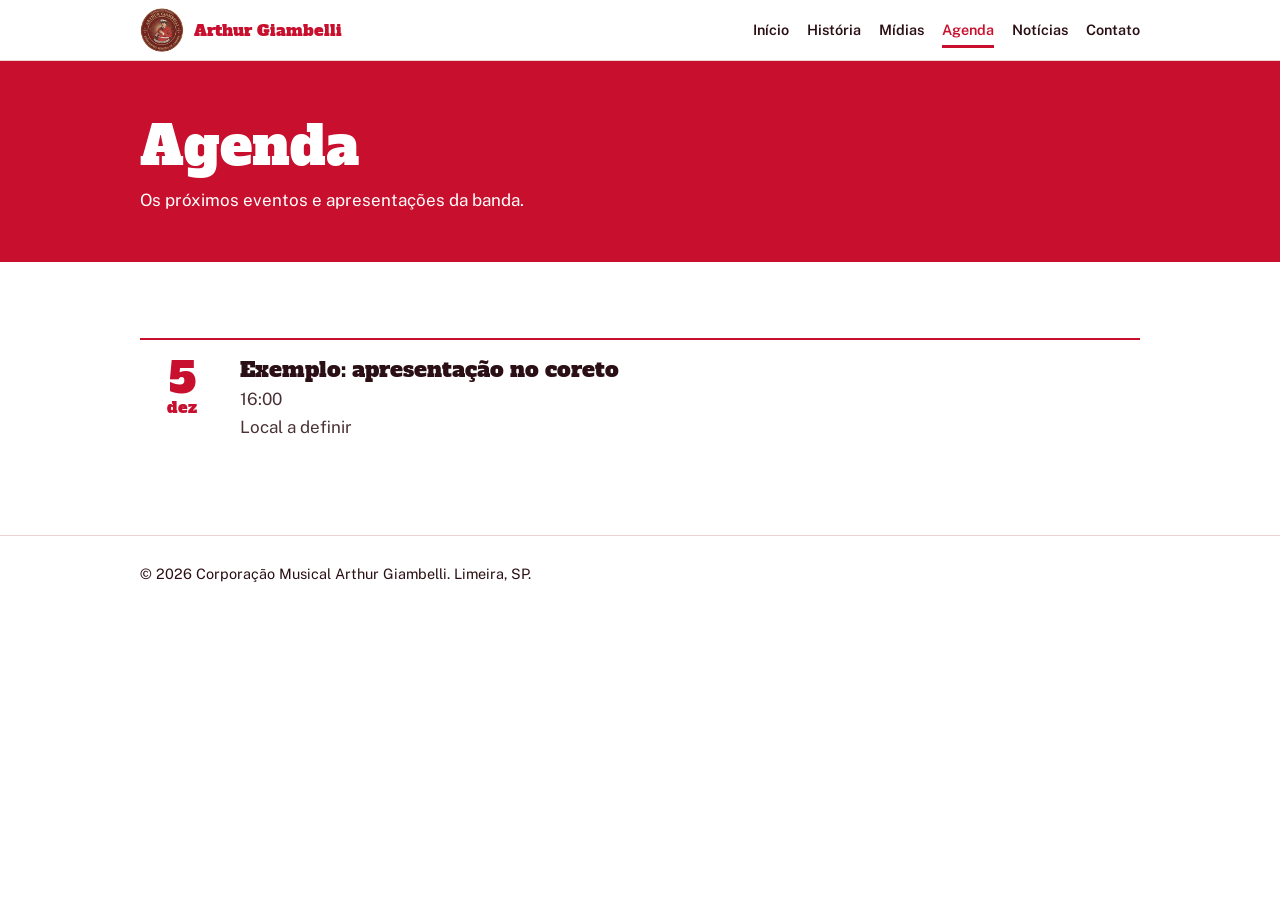
<file: agenda.html>
<!DOCTYPE html>
<html lang="pt-BR">
<head>

    <meta charset="utf-8">
    <meta name="viewport" content="width=device-width,initial-scale=1">
    <meta name="theme-color" content="#c8102e">
    <meta name="description" content="Próximos eventos e apresentações da Corporação Musical Arthur Giambelli.">
    <title>Agenda | Corporação Musical Arthur Giambelli</title>
    <link rel="icon" href="img/favicon.png">
    <link rel="preconnect" href="https://fonts.googleapis.com">
    <link href="https://fonts.googleapis.com/css2?family=Alfa+Slab+One&family=Public+Sans:wght@400;600&display=swap" rel="stylesheet">
    <link rel="stylesheet" href="style.css">

</head>

    <body data-page="agenda">

        <header id="hd"></header>

        <main>

            <section class="pagehead"><div class="wrap"><h1>Agenda</h1><p>Os próximos eventos e apresentações da banda.</p></div></section>
            <section><div class="wrap"><ul id="events" class="events"></ul></div></section>
        
        </main>
        
        <footer id="ft"></footer>
        
        <script src="app.js"></script>

    </body>
</html>
</file>
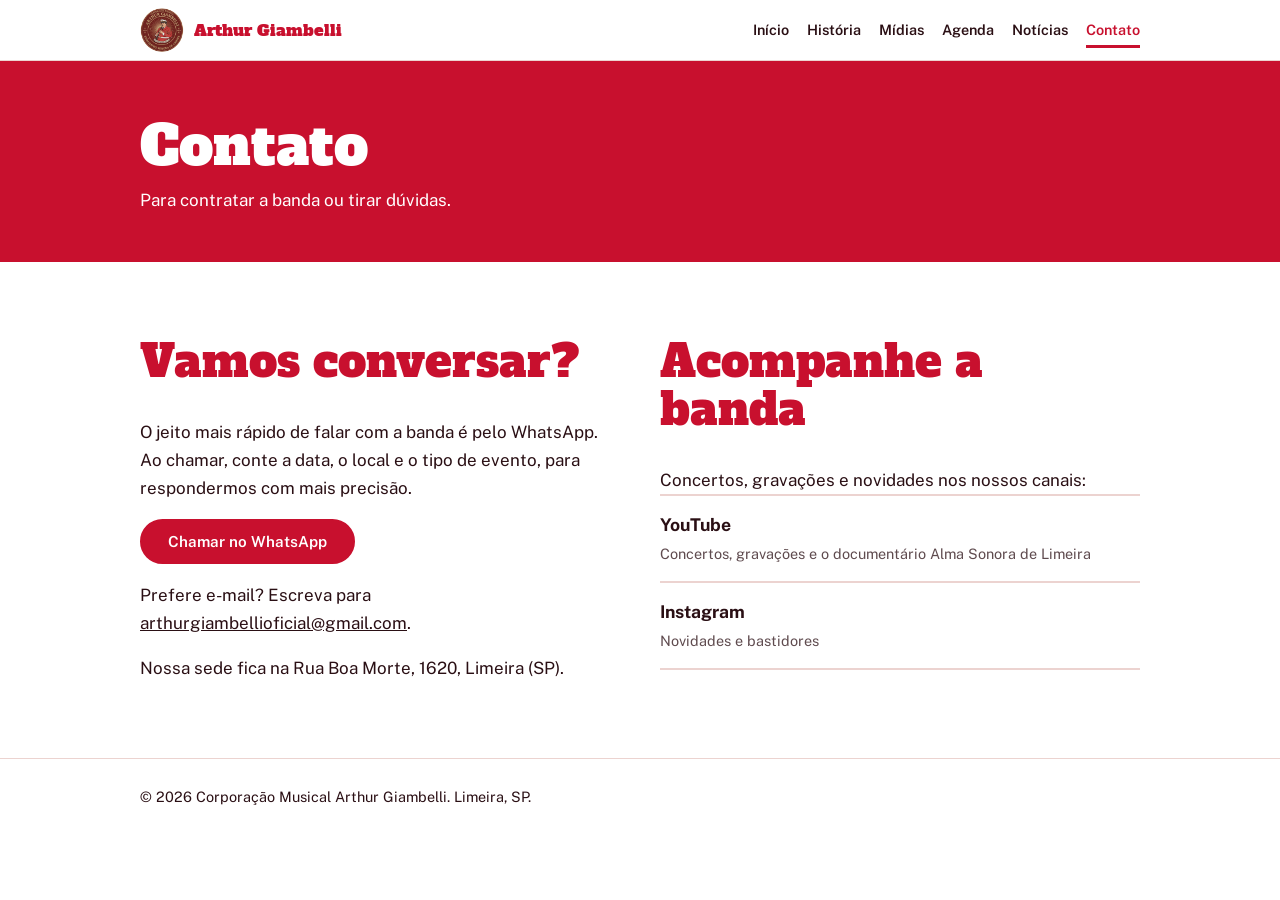
<file: contato.html>
<!DOCTYPE html>
<html lang="pt-BR">
<head>

    <meta charset="utf-8">
    <meta name="viewport" content="width=device-width,initial-scale=1">
    <meta name="theme-color" content="#c8102e">
    <meta name="description" content="Contrate a Corporação Musical Arthur Giambelli ou tire dúvidas pelo WhatsApp e pelas redes da banda.">
    <title>Fale conosco | Corporação Musical Arthur Giambelli</title>
    <link rel="icon" href="img/favicon.png">
    <link rel="preconnect" href="https://fonts.googleapis.com">
    <link href="https://fonts.googleapis.com/css2?family=Alfa+Slab+One&family=Public+Sans:wght@400;600&display=swap" rel="stylesheet">
    <link rel="stylesheet" href="style.css">

</head>

    <body data-page="contato">

        <header id="hd"></header>

        <main>

            <section class="pagehead">

                <div class="wrap">

                    <h1>Contato</h1>
                    <p>Para contratar a banda ou tirar dúvidas.</p>

                </div>
            </section>

            <section>

                <div class="wrap cols">

                    <div>

                        <h2>Vamos conversar?</h2>
                        <p>O jeito mais rápido de falar com a banda é pelo WhatsApp. Ao chamar, conte a data, o local e o tipo de evento, para respondermos com mais precisão.</p>
                        <p><a class="btn wa" target="_blank" rel="noopener">Chamar no WhatsApp</a></p>
                        <p>Prefere e-mail? Escreva para <a href="mailto:arthurgiambellioficial@gmail.com">arthurgiambellioficial@gmail.com</a>.</p>
                        <p>Nossa sede fica na Rua Boa Morte, 1620, Limeira (SP).</p>

                    </div>

                    <div>

                        <h2>Acompanhe a banda</h2>
                        <p>Concertos, gravações e novidades nos nossos canais:</p>
                        <ul id="links" class="links"></ul>

                    </div>
                </div>
            </section>
        </main>

        <footer id="ft"></footer>
        
        <script src="app.js"></script>

    </body>
</html>
</file>
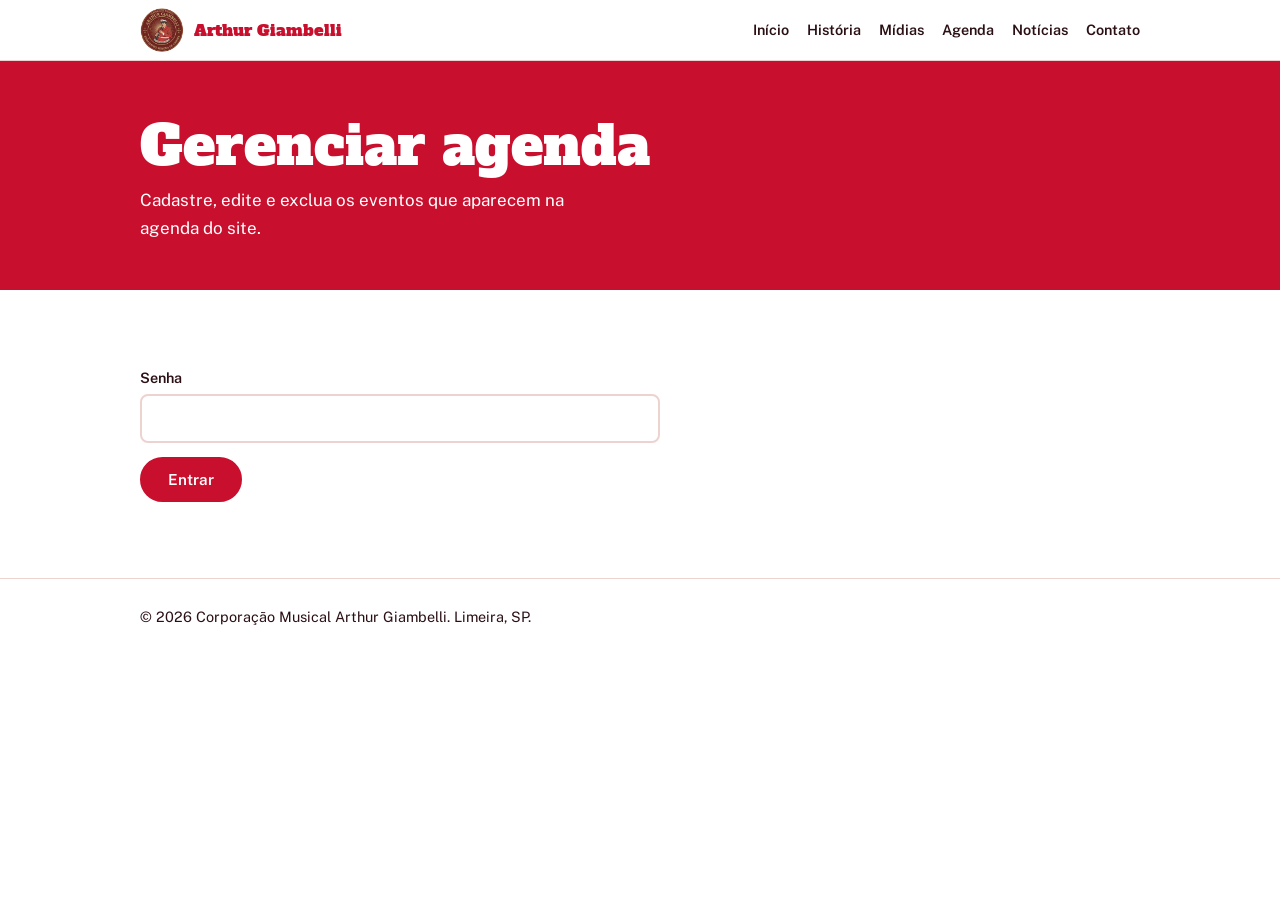
<file: gestao-9k2xq7.html>
<!DOCTYPE html>
<html lang="pt-BR">

<head>
    <meta charset="utf-8">
    <meta name="viewport" content="width=device-width,initial-scale=1">
    <meta name="theme-color" content="#c8102e">
    <meta name="robots" content="noindex,nofollow">
    <meta name="description" content="Área restrita para atualizar a agenda de eventos.">
    <title>Gerenciar agenda | Corporação Musical Arthur Giambelli</title>
    <link rel="icon" href="img/favicon.png">
    <link rel="preconnect" href="https://fonts.googleapis.com">
    <link href="https://fonts.googleapis.com/css2?family=Alfa+Slab+One&family=Public+Sans:wght@400;600&display=swap"
        rel="stylesheet">
    <link rel="stylesheet" href="style.css">
</head>

<body data-page="admin">
    <header id="hd"></header>
    <main>
        <section class="pagehead">
            <div class="wrap">
                <h1>Gerenciar agenda</h1>
                <p>Cadastre, edite e exclua os eventos que aparecem na agenda do site.</p>
            </div>
        </section>
        <section>
            <div class="wrap">
                <form id="login" class="adm">
                    <label>Senha<input type="password" id="pw" required autocomplete="current-password"
                            aria-describedby="lerr">
                    </label>
                    <p id="lerr" class="err" role="alert" hidden></p>
                    <div><button class="btn">Entrar</button></div>
                </form>
                <div id="panel" hidden>
                    <p style="margin-bottom:20px"><button type="button" class="btn o" id="logout">Sair do painel</button></p>
                    <p class="note" style="margin:0 0 20px;max-width:60ch">Atenção: por enquanto os eventos ficam salvos apenas neste navegador.</p>
                    <form id="ef" class="adm">
                        <input type="hidden" name="k">
                        <label>Título<input name="t" required></label>
                        <label>Data<input type="date" name="d" required></label>
                        <label>Hora<input type="time" name="h"></label>
                        <label>Local<input name="l"></label>
                        <label>Link (opcional)<input type="url" name="u" placeholder="https://"></label>
                        <div><button class="btn">Salvar evento</button> <button type="button" class="btn o" id="cancel"
                                hidden>Cancelar edição</button></div>
                    </form>
                    <p id="msg" class="msg" role="status" hidden></p>
                    <h2 style="margin-top:44px;font-size:1.5rem">Eventos cadastrados</h2>
                    <ul id="alist" class="alist"></ul>
                    <p class="more"><a class="btn o" href="agenda.html">Ver a agenda no site</a></p>
                </div>
            </div>
        </section>
    </main>
    <footer id="ft"></footer>
    <script src="app.js"></script>
</body>

</html>
</file>
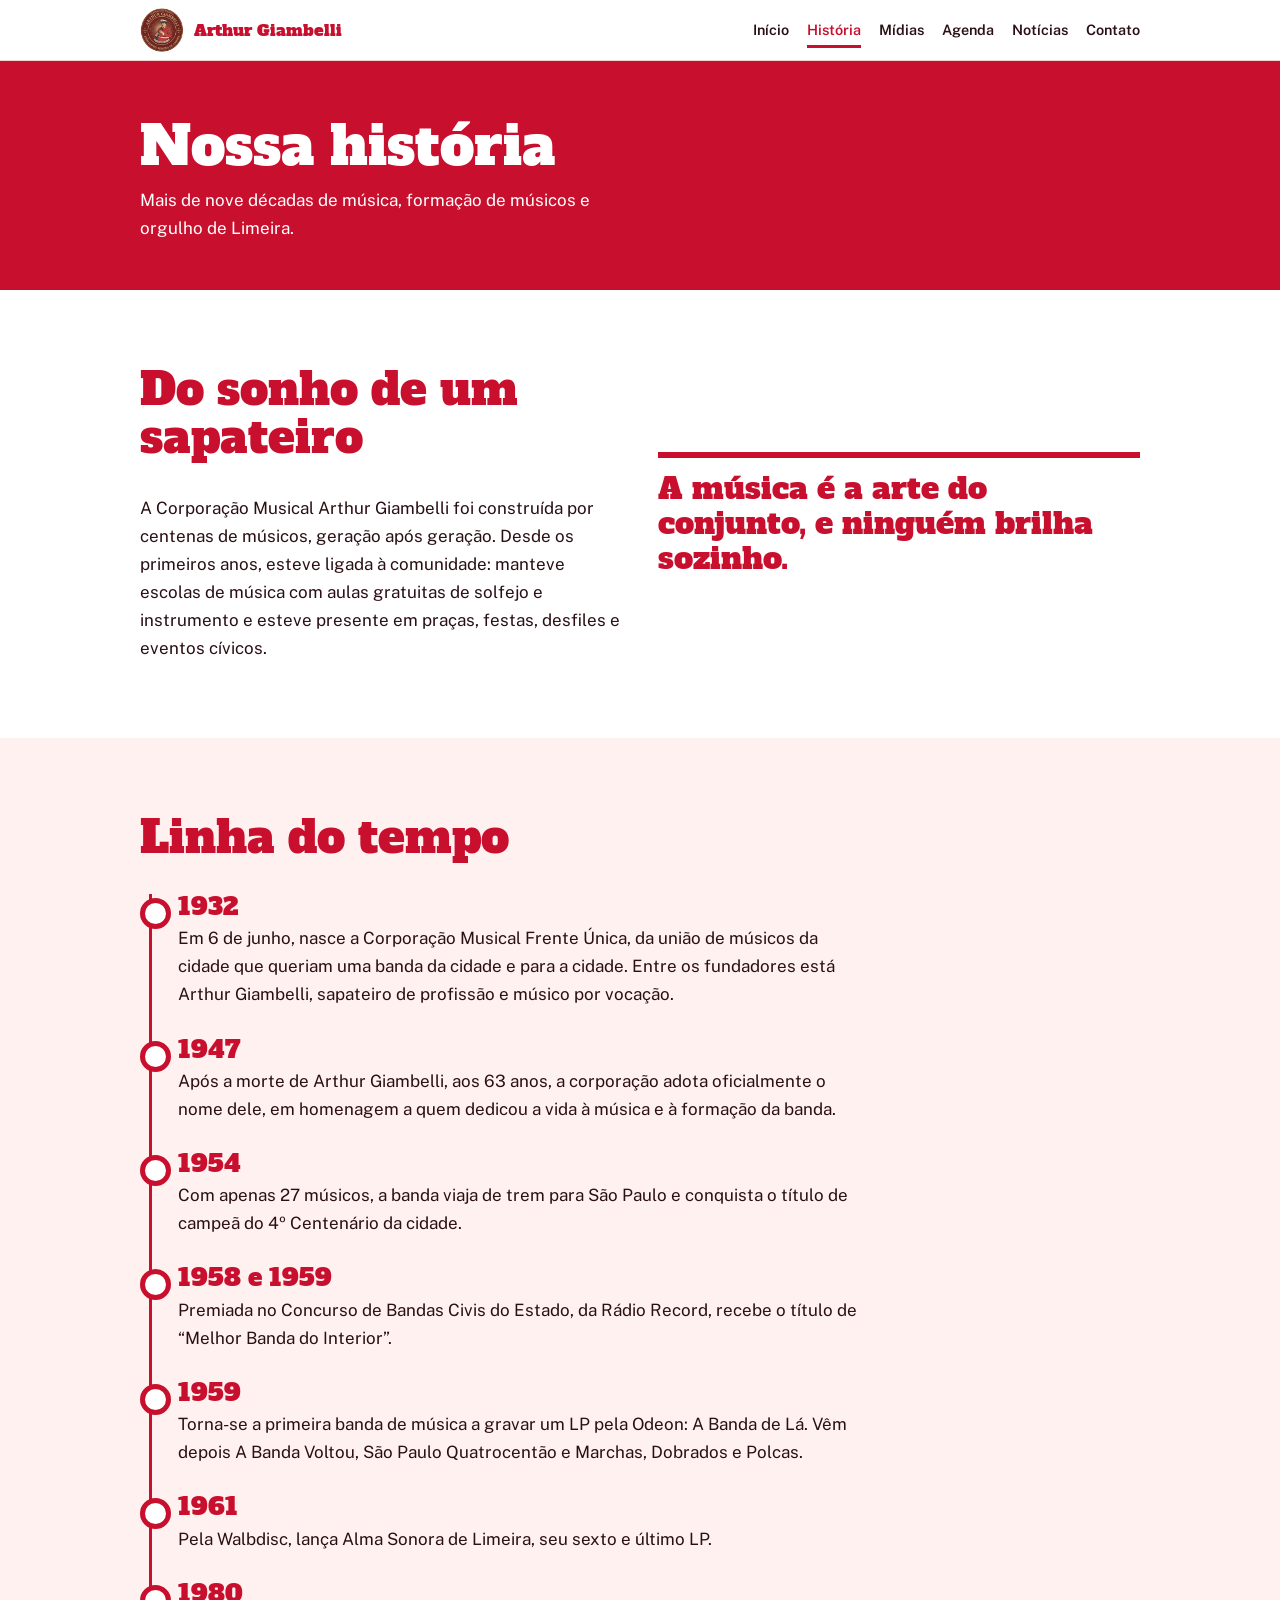
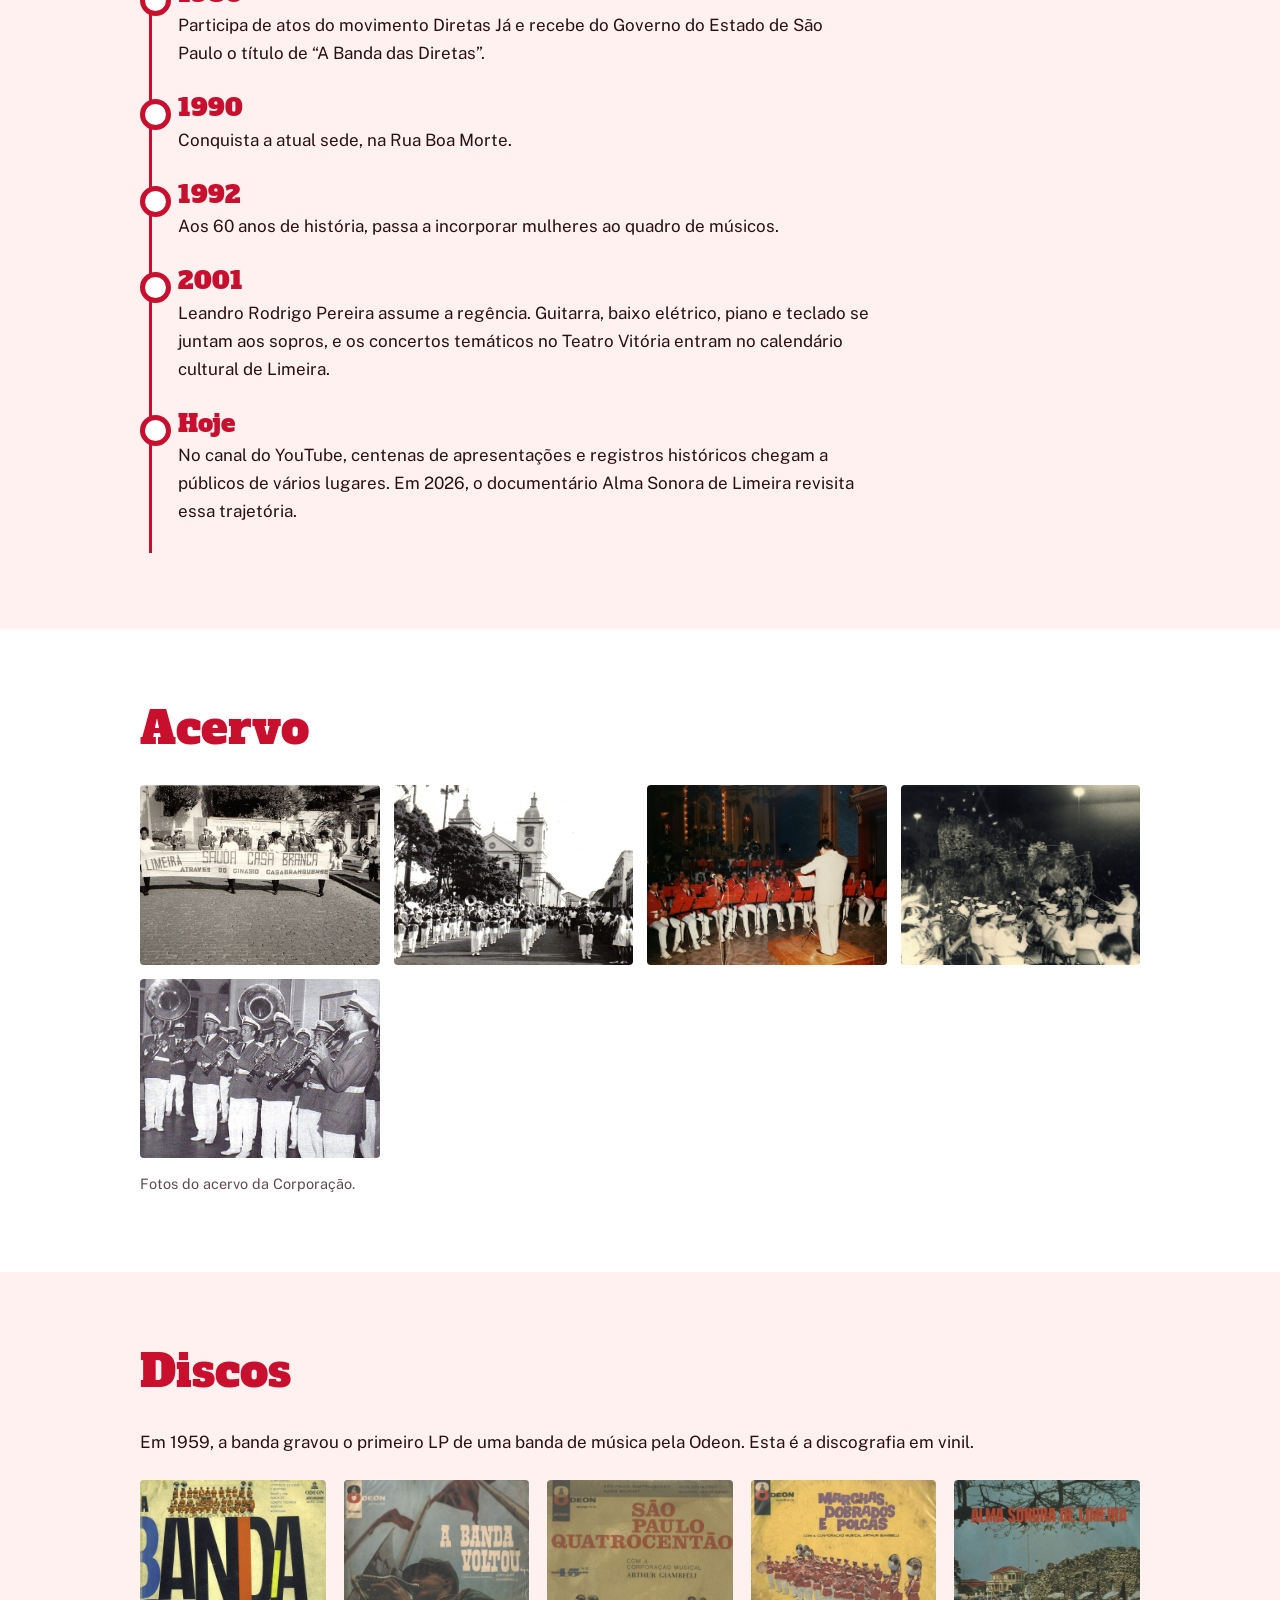
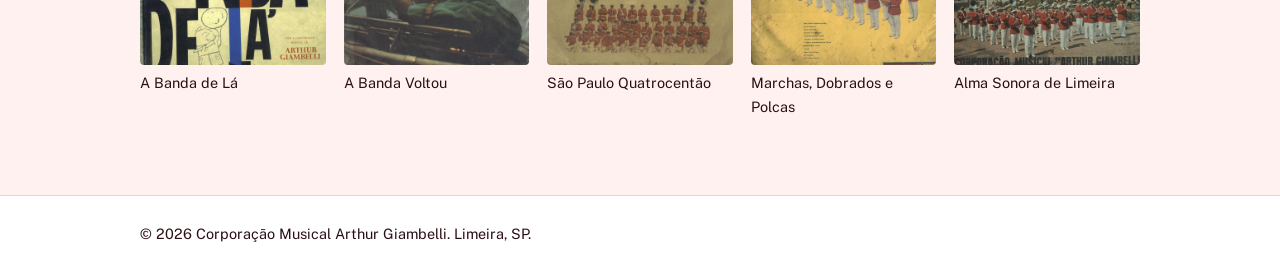
<file: historia.html>
<!doctype html>
<html lang="pt-BR">

<head>
    <meta charset="utf-8" />
    <meta name="viewport" content="width=device-width,initial-scale=1" />
    <meta name="theme-color" content="#c8102e" />
    <meta name="description"
        content="Mais de nove décadas de música, formação de músicos e orgulho de Limeira: a história da Corporação Musical Arthur Giambelli." />
    <title>Nossa história | Corporação Musical Arthur Giambelli</title>
    <link rel="icon" href="img/favicon.png" />
    <link rel="preconnect" href="https://fonts.googleapis.com" />
    <link href="https://fonts.googleapis.com/css2?family=Alfa+Slab+One&family=Public+Sans:wght@400;600&display=swap"
        rel="stylesheet" />
    <link rel="stylesheet" href="style.css" />
</head>

<body data-page="historia">
    <header id="hd"></header>
    <main>
        <section class="pagehead">
            <div class="wrap">
                <h1>Nossa história</h1>
                <p>
                    Mais de nove décadas de música, formação de músicos e orgulho de
                    Limeira.
                </p>
            </div>
        </section>
        <section>
            <div class="wrap split">
                <div>
                    <h2>Do sonho de um sapateiro</h2>
                    <p>
                        A Corporação Musical Arthur Giambelli foi construída por centenas
                        de músicos, geração após geração. Desde os primeiros anos, esteve
                        ligada à comunidade: manteve escolas de música com aulas gratuitas
                        de solfejo e instrumento e esteve presente em praças, festas,
                        desfiles e eventos cívicos.
                    </p>
                </div>
                <p class="quote">
                    A música é a arte do conjunto, e ninguém brilha sozinho.
                </p>
            </div>
        </section>
        <section class="tint">
            <div class="wrap">
                <h2>Linha do tempo</h2>
                <ul class="timeline">
                    <li>
                        <b>1932</b>Em 6 de junho, nasce a Corporação Musical Frente Única,
                        da união de músicos da cidade que queriam uma banda da cidade e
                        para a cidade. Entre os fundadores está Arthur Giambelli,
                        sapateiro de profissão e músico por vocação.
                    </li>
                    <li>
                        <b>1947</b>Após a morte de Arthur Giambelli, aos 63 anos, a
                        corporação adota oficialmente o nome dele, em homenagem a quem
                        dedicou a vida à música e à formação da banda.
                    </li>
                    <li>
                        <b>1954</b>Com apenas 27 músicos, a banda viaja de trem para São
                        Paulo e conquista o título de campeã do 4º Centenário da cidade.
                    </li>
                    <li>
                        <b>1958 e 1959</b>Premiada no Concurso de Bandas Civis do Estado,
                        da Rádio Record, recebe o título de “Melhor Banda do Interior”.
                    </li>
                    <li>
                        <b>1959</b>Torna-se a primeira banda de música a gravar um LP pela
                        Odeon: A Banda de Lá. Vêm depois A Banda Voltou, São Paulo
                        Quatrocentão e Marchas, Dobrados e Polcas.
                    </li>
                    <li>
                        <b>1961</b>Pela Walbdisc, lança Alma Sonora de Limeira, seu sexto
                        e último LP.
                    </li>
                    <li>
                        <b>1980</b>Participa de atos do movimento Diretas Já e recebe
                        do Governo do Estado de São Paulo o título de “A Banda das
                        Diretas”.
                    </li>
                    <li><b>1990</b>Conquista a atual sede, na Rua Boa Morte.</li>
                    <li>
                        <b>1992</b>Aos 60 anos de história, passa a incorporar mulheres ao quadro de músicos.
                    </li>
                    <li><b>2001</b>Leandro Rodrigo Pereira assume a regência. Guitarra,
                    baixo elétrico, piano e teclado se juntam aos sopros, e os
                    concertos temáticos no Teatro Vitória entram no calendário
                    cultural de Limeira.
                    </li>
                    <li>
                        <b>Hoje</b>No canal do YouTube, centenas de apresentações e
                        registros históricos chegam a públicos de vários lugares. Em 2026,
                        o documentário Alma Sonora de Limeira revisita essa trajetória.
                    </li>
                </ul>
            </div>
        </section>
        <section>
            <div class="wrap">
                <h2>Acervo</h2>
                <div class="gal">
                    <img class="photo" src="img/arquivo-1.jpg"
                        alt="Foto antiga da banda em desfile, com faixa na frente" loading="lazy" /><img class="photo"
                        src="img/arquivo-2.jpg" alt="Foto antiga da banda desfilando pela rua, com a igreja ao fundo"
                        loading="lazy" /><img class="photo" src="img/arquivo-3.jpg"
                        alt="Concerto antigo em uma igreja, com o maestro de branco" loading="lazy" /><img class="photo"
                        src="img/arquivo-4.jpg" alt="Foto antiga da banda reunida em um salão" loading="lazy" /><img
                        class="photo" src="img/arquivo-5.jpg" alt="Músicos de uniforme branco em foto antiga"
                        loading="lazy" />
                </div>
                <p class="note">Fotos do acervo da Corporação.</p>
            </div>
        </section>
        <section class="tint">
            <div class="wrap">
                <h2>Discos</h2>
                <p>
                    Em 1959, a banda gravou o primeiro LP de uma banda de música pela
                    Odeon. Esta é a discografia em vinil.
                </p>
                <div class="lps">
                    <figure>
                        <img class="photo" src="img/lp-banda-de-la.jpg" alt="Capa do disco A Banda de Lá"
                            loading="lazy" />
                        <figcaption>A Banda de Lá</figcaption>
                    </figure>
                    <figure>
                        <img class="photo" src="img/lp-banda-voltou.jpg" alt="Capa do disco A Banda Voltou"
                            loading="lazy" />
                        <figcaption>A Banda Voltou</figcaption>
                    </figure>
                    <figure>
                        <img class="photo" src="img/lp-quatrocentao.jpg" alt="Capa do disco São Paulo Quatrocentão"
                            loading="lazy" />
                        <figcaption>São Paulo Quatrocentão</figcaption>
                    </figure>
                    <figure>
                        <img class="photo" src="img/lp-marchas.jpg" alt="Capa do disco Marchas, Dobrados e Polcas"
                            loading="lazy" />
                        <figcaption>Marchas, Dobrados e Polcas</figcaption>
                    </figure>
                    <figure>
                        <img class="photo" src="img/lp-alma-sonora.jpg" alt="Capa do disco Alma Sonora de Limeira"
                            loading="lazy" />
                        <figcaption>Alma Sonora de Limeira</figcaption>
                    </figure>
                </div>
            </div>
        </section>
    </main>
    <footer id="ft"></footer>
    
    <script src="app.js"></script>
</body>

</html>
</file>
<file: style.css>
:root {
  --r: #c8102e;
  --rd: #7a1a1e;
  --ink: #2a0f14;
  --tint: #fff1f0;
  --line: #ecd3d0;
  --slab: "Alfa Slab One", Georgia, serif;
}
* {
  box-sizing: border-box;
  margin: 0;
}
html {
  scroll-behavior: smooth;
  scroll-padding-top: 64px;
}
body {
  font:
    17px/1.65 "Public Sans",
    system-ui,
    sans-serif;
  color: var(--ink);
  background: #fff;
}
h1,
h2,
h3 {
  font-family: var(--slab);
  font-weight: 400;
  line-height: 1.08;
}
a {
  color: inherit;
}
.wrap {
  max-width: 1040px;
  margin: auto;
  padding: 0 20px;
}
section {
  padding: 76px 0;
}
.tint {
  background: var(--tint);
}
h2 {
  font-size: clamp(1.9rem, 5vw, 2.8rem);
  margin-bottom: 0.7em;
  color: var(--r);
}
.btn {
  display: inline-block;
  padding: 12px 26px;
  border-radius: 99px;
  border: 2px solid var(--r);
  background: var(--r);
  color: #fff;
  font:
    600 0.95rem "Public Sans",
    sans-serif;
  text-decoration: none;
  cursor: pointer;
}
.btn:hover {
  background: var(--rd);
  border-color: var(--rd);
}
.btn.o {
  background: transparent;
  color: var(--r);
}
.btn.o:hover {
  background: var(--r);
  color: #fff;
}
.btn.w {
  background: #fff;
  color: var(--r);
  border-color: #fff;
}
.btn.w:hover {
  background: transparent;
  color: #fff;
}
.btn.ow {
  background: transparent;
  color: #fff;
  border-color: #fff;
}
.btn.ow:hover {
  background: #fff;
  color: var(--r);
}
:focus-visible {
  outline: 3px solid var(--ink);
  outline-offset: 2px;
}
header {
  position: sticky;
  top: 0;
  z-index: 9;
  background: #fff;
  border-bottom: 1px solid var(--line);
}
header .wrap {
  display: flex;
  align-items: center;
  gap: 20px;
  height: 60px;
}
.brand {
  display: flex;
  align-items: center;
  gap: 10px;
  font: 1.1rem var(--slab);
  text-decoration: none;
  color: var(--r);
  white-space: nowrap;
}
nav {
  display: flex;
  gap: 18px;
  margin-left: auto;
  min-width: 0;
  overflow-x: auto;
  font-size: 0.9rem;
  font-weight: 600;
}
nav a {
  text-decoration: none;
  padding: 6px 0;
  white-space: nowrap;
}
nav a:hover {
  color: var(--r);
}
.hero {
  background: var(--r)
    repeating-radial-gradient(
      circle at 88% 45%,
      transparent 0 34px,
      rgba(255, 255, 255, 0.14) 34px 36px
    );
  color: #fff;
  padding: 104px 0 96px;
}
.hero h1 {
  font-size: clamp(2.1rem, 5.5vw, 3.8rem);
  overflow-wrap: anywhere;
}
.hero p {
  font-size: 1.35rem;
  max-width: 26ch;
  margin: 20px 0 32px;
}
.cta {
  display: flex;
  gap: 12px;
  flex-wrap: wrap;
}
.cols {
  display: grid;
  gap: 40px;
  grid-template-columns: 1fr 1fr;
  align-items: start;
}
.cols p + p {
  margin-top: 1em;
}
.quote {
  border-top: 6px solid var(--r);
  padding-top: 14px;
  font: 1.9rem/1.15 var(--slab);
  color: var(--r);
}
.grid2 {
  display: grid;
  gap: 32px;
  grid-template-columns: 1.6fr 1fr;
  align-items: start;
}
.player {
  aspect-ratio: 16/9;
  background: var(--r);
  border-radius: 4px;
  overflow: hidden;
}
.player iframe,
.ph {
  width: 100%;
  height: 100%;
  border: 0;
}
.ph {
  display: flex;
  flex-direction: column;
  align-items: center;
  justify-content: center;
  gap: 8px;
  color: #fff;
  text-decoration: none;
  text-align: center;
  padding: 20px;
  font-weight: 600;
}
.ph b {
  font-size: 2.6rem;
  font-weight: 400;
}
.links,
.events,
.alist {
  list-style: none;
  padding: 0;
}
.links a {
  display: block;
  padding: 14px 0;
  border-top: 2px solid var(--line);
  text-decoration: none;
}
.links li:last-child a {
  border-bottom: 2px solid var(--line);
}
.links b {
  display: block;
  font-size: 1.1rem;
}
.links a:hover b {
  color: var(--r);
}
.links span {
  font-size: 0.9rem;
  opacity: 0.75;
}
.events li {
  display: grid;
  grid-template-columns: 84px 1fr;
  gap: 16px;
  padding: 18px 0;
  border-top: 2px solid var(--r);
}
.events time {
  font: 1rem/1 var(--slab);
  color: var(--r);
  text-align: center;
}
.events time b {
  display: block;
  font: 400 2.6rem/1 var(--slab);
}
.events h3 {
  font-size: 1.35rem;
  margin-bottom: 4px;
}
.events p {
  opacity: 0.85;
}
.events a {
  color: var(--r);
  font-weight: 600;
}
.events li.empty {
  display: block;
}
.news {
  display: grid;
  gap: 28px 20px;
  grid-template-columns: repeat(auto-fill, minmax(250px, 1fr));
}
.news a {
  text-decoration: none;
}
.news img {
  width: 100%;
  aspect-ratio: 16/9;
  object-fit: cover;
  display: block;
  border-radius: 4px;
}
.news time {
  display: block;
  margin-top: 10px;
  font-size: 0.85rem;
  color: var(--r);
  font-weight: 600;
}
.news h3 {
  font:
    600 1rem/1.35 "Public Sans",
    sans-serif;
}
.news a:hover h3 {
  text-decoration: underline;
}
.news .empty {
  grid-column: 1/-1;
}
.more {
  margin-top: 32px;
}
.red {
  background: var(--r);
  color: #fff;
}
.red h2 {
  color: #fff;
}
.red p {
  margin-bottom: 24px;
  max-width: 36ch;
}
form {
  display: grid;
  gap: 14px;
}
label {
  display: grid;
  gap: 4px;
  font-weight: 600;
  font-size: 0.9rem;
}
input,
select,
textarea {
  font: inherit;
  padding: 11px 12px;
  border: 2px solid var(--line);
  border-radius: 8px;
  color: var(--ink);
  background: #fff;
  width: 100%;
}
.red input,
.red select,
.red textarea {
  border-color: #fff;
}
.adm {
  max-width: 520px;
}
.alist li {
  display: flex;
  gap: 8px;
  align-items: center;
  padding: 10px 0;
  border-bottom: 1px solid var(--line);
}
.alist span {
  flex: 1;
}
.alist button {
  font: inherit;
  cursor: pointer;
  padding: 4px 12px;
  border-radius: 8px;
  border: 1px solid var(--r);
  background: #fff;
  color: var(--r);
}
footer {
  padding: 26px 0;
  font-size: 0.9rem;
  border-top: 1px solid var(--line);
}
footer .wrap {
  display: flex;
  justify-content: space-between;
  flex-wrap: wrap;
  gap: 10px;
}
[hidden] {
  display: none !important;
}
@media (max-width: 760px) {
  .cols,
  .grid2 {
    grid-template-columns: 1fr;
  }
  section {
    padding: 52px 0;
  }
  .brand span {
    font-size: 1rem;
  }
}
@media (prefers-reduced-motion: reduce) {
  html {
    scroll-behavior: auto;
  }
}
.brand {
  font-size: 1rem;
}
.brand img {
  border-radius: 50%;
}
nav a[aria-current] {
  color: var(--r);
  box-shadow: inset 0 -3px var(--r);
}
.hero .wrap {
  display: grid;
  grid-template-columns: 1.3fr 1fr;
  gap: 32px;
  align-items: center;
}
.hero img {
  width: 100%;
  max-width: 360px;
  height: auto;
  justify-self: center;
  border-radius: 50%;
  box-shadow: 0 0 0 8px rgba(255, 255, 255, 0.2);
}
.pagehead {
  background: var(--r);
  color: #fff;
  padding: 56px 0 48px;
}
.pagehead h1 {
  font-size: clamp(2rem, 6vw, 3.4rem);
}
.pagehead p {
  margin-top: 10px;
  max-width: 46ch;
}
.split {
  display: grid;
  gap: 36px;
  grid-template-columns: 1fr 1fr;
  align-items: center;
}
.photo {
  width: 100%;
  height: auto;
  display: block;
  border-radius: 4px;
  object-fit: cover;
}
.timeline {
  list-style: none;
  padding: 0;
  border-left: 3px solid var(--r);
  margin-left: 9px;
  max-width: 720px;
}
.timeline li {
  padding: 0 0 28px 26px;
  position: relative;
}
.timeline li::before {
  content: "";
  position: absolute;
  left: -12px;
  top: 4px;
  width: 21px;
  height: 21px;
  border-radius: 50%;
  background: #fff;
  border: 5px solid var(--r);
}
.timeline b {
  display: block;
  font: 1.5rem/1.1 var(--slab);
  color: var(--r);
  margin-bottom: 4px;
}
.gal {
  display: grid;
  gap: 14px;
  margin-top: 24px;
  grid-template-columns: repeat(auto-fill, minmax(230px, 1fr));
}
.gal img {
  aspect-ratio: 4/3;
}
.lps {
  display: grid;
  gap: 18px;
  margin-top: 24px;
  grid-template-columns: repeat(auto-fit, minmax(150px, 1fr));
}
.lps img {
  aspect-ratio: 1;
}
.lps figcaption {
  font-size: 0.9rem;
  margin-top: 6px;
}
.note {
  font-size: 0.9rem;
  opacity: 0.75;
  margin-top: 14px;
}
@media (max-width: 760px) {
  .split,
  .hero .wrap {
    grid-template-columns: 1fr;
  }
  .hero img {
    max-width: 240px;
    order: -1;
  }
}

/* P18: título do destaque com a mesma hierarquia dos demais h3 */
.split h3 {
  font-size: clamp(1.4rem, 3.5vw, 1.9rem);
  margin-bottom: 0.5em;
}

/* P01: menu recolhível em telas pequenas */
.menu {
  display: none;
  margin-left: auto;
  width: 44px;
  height: 44px;
  font: inherit;
  font-size: 1.5rem;
  line-height: 1;
  border: 2px solid var(--line);
  border-radius: 8px;
  background: #fff;
  color: var(--r);
  cursor: pointer;
}
@media (max-width: 760px) {
  .menu {
    display: block;
  }
  nav {
    display: none;
    position: absolute;
    top: 60px;
    left: 0;
    right: 0;
    margin: 0;
    flex-direction: column;
    gap: 0;
    overflow: visible;
    background: #fff;
    border-bottom: 1px solid var(--line);
    box-shadow: 0 10px 18px rgba(0, 0, 0, 0.1);
  }
  header.open nav {
    display: flex;
  }
  nav a {
    padding: 14px 20px;
    font-size: 1rem;
  }
  nav a[aria-current] {
    box-shadow: inset 4px 0 var(--r);
  }
}

/* P21/P22/P24: mensagens do painel */
.msg {
  max-width: 520px;
  margin: 16px 0 0;
  padding: 10px 14px;
  border-left: 5px solid #1a7f37;
  border-radius: 8px;
  background: #e8f5ec;
  font-weight: 600;
}
.msg.warn {
  border-color: #b26a00;
  background: #fff4e0;
}
.err {
  color: #9b0c23;
  font-weight: 600;
}
.alist li.novo {
  background: #e8f5ec;
}
.alist .past {
  display: block;
  font-size: 0.85rem;
  font-style: normal;
  font-weight: 600;
  color: #b26a00;
}
</file>
